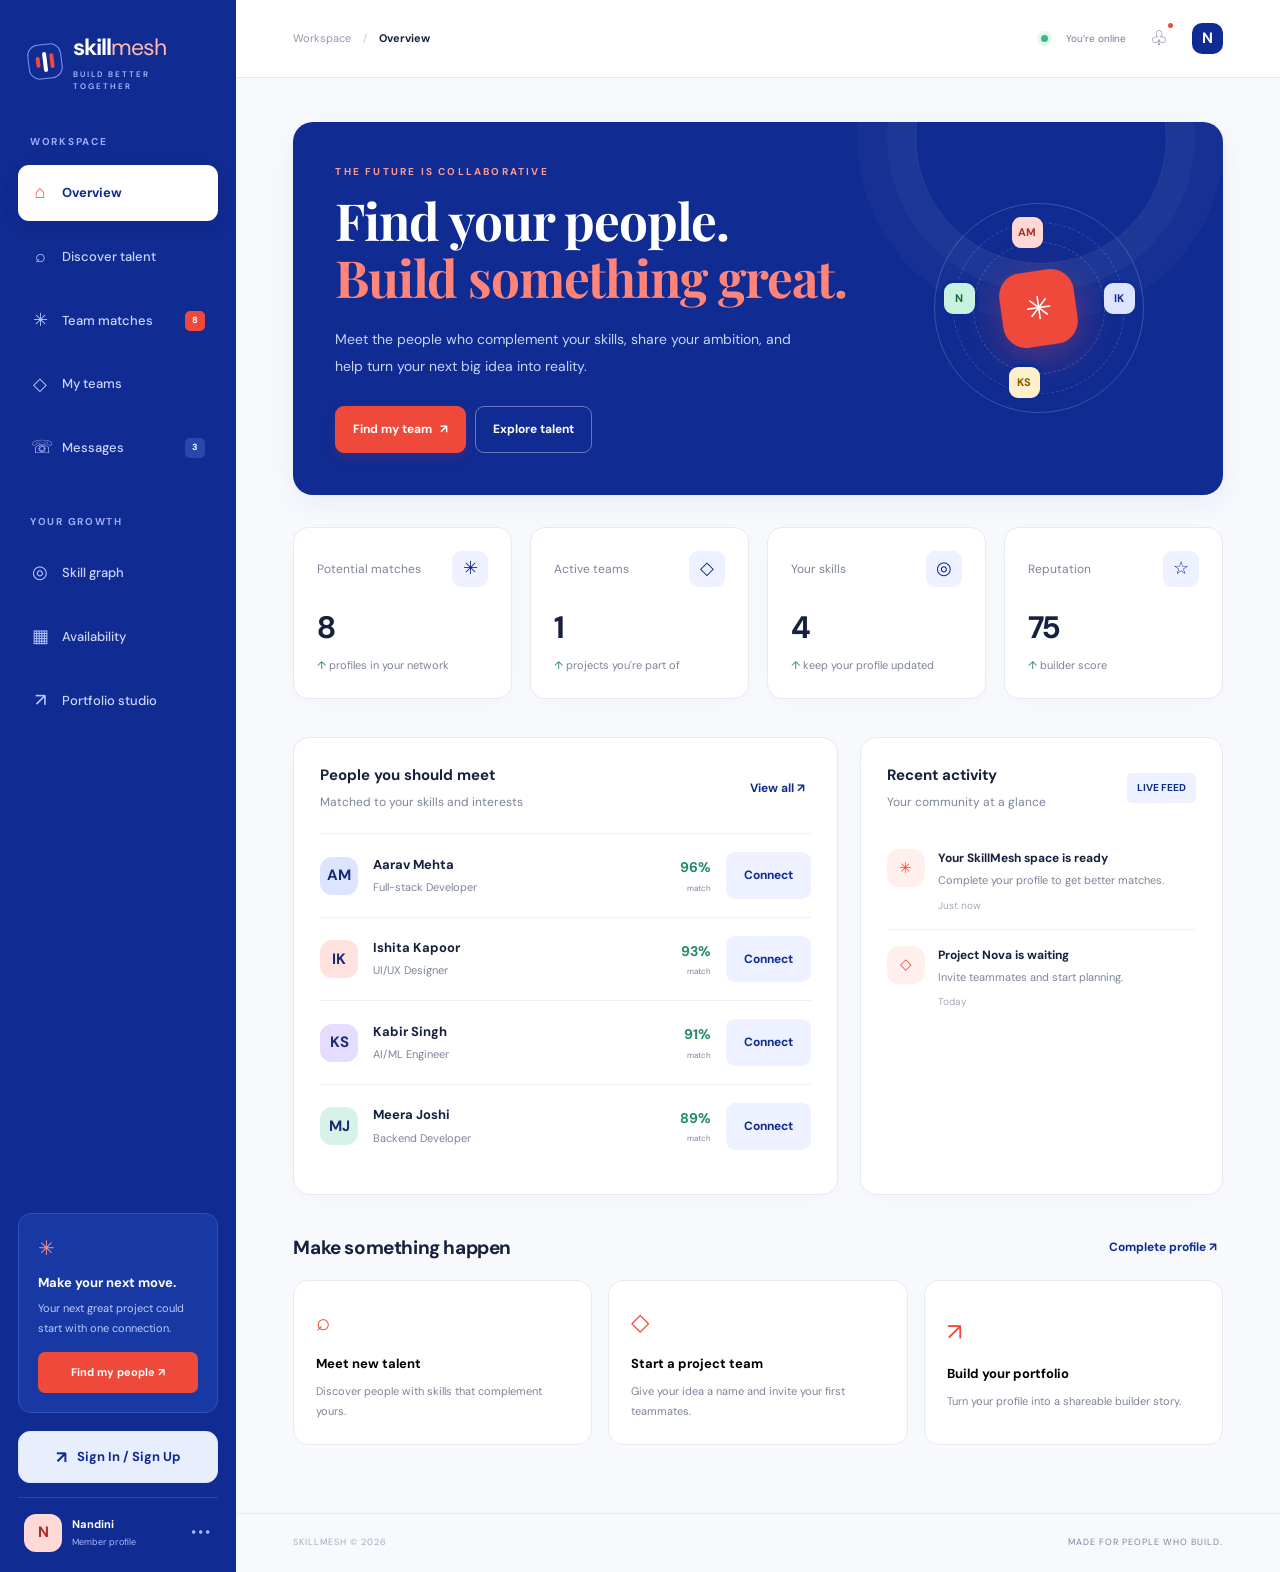
<file: index.html>
<!DOCTYPE html>
<html lang="en">
<head>
  <meta charset="UTF-8">
  <meta name="viewport" content="width=device-width, initial-scale=1.0">
  <meta name="theme-color" content="#102b91">
  <title>SkillMesh — Find Your People</title>
  <link rel="preconnect" href="https://fonts.googleapis.com">
  <link rel="preconnect" href="https://fonts.gstatic.com" crossorigin>
  <link href="https://fonts.googleapis.com/css2?family=DM+Sans:wght@400;500;600;700&family=Playfair+Display:wght@600;700;800&display=swap" rel="stylesheet">
  <link rel="stylesheet" href="style.css">
</head>
<body>
  <div class="app-shell">
    <aside class="sidebar" id="sidebar">
      <a class="brand" href="#" data-page="dashboard">
        <span class="brand-mark"><i></i><i></i><i></i></span>
        <span>skill<span class="brand-light">mesh</span><small>BUILD BETTER TOGETHER</small></span>
      </a>
      <div class="workspace-label">WORKSPACE</div>
      <nav class="nav-list">
        <button class="nav-item active" data-page="dashboard"><span>⌂</span> Overview</button>
        <button class="nav-item" data-page="discover"><span>⌕</span> Discover talent</button>
        <button class="nav-item" data-page="matches"><span>✳</span> Team matches <b class="nav-count" id="matchCount">4</b></button>
        <button class="nav-item" data-page="teams"><span>◇</span> My teams</button>
        <button class="nav-item" data-page="messages"><span>☏</span> Messages <b class="nav-count muted-count" id="messageCount">2</b></button>
      </nav>
      <div class="workspace-label space-top">YOUR GROWTH</div>
      <nav class="nav-list">
        <button class="nav-item" data-page="skills"><span>◎</span> Skill graph</button>
        <button class="nav-item" data-page="calendar"><span>▦</span> Availability</button>
        <button class="nav-item" data-page="portfolio"><span>↗</span> Portfolio studio</button>
      </nav>
      <div class="sidebar-bottom">
        <div class="help-card"><span class="help-spark">✳</span><strong>Make your next move.</strong><p>Your next great project could start with one connection.</p><button data-page="matches">Find my people ↗</button></div>
        <a href="auth/index.html" class="auth-nav-link"><span>↗</span><span>Sign In / Sign Up</span></a>
        <button class="profile-mini" data-page="profile"><span class="avatar avatar-you">N</span><span><strong id="sideName">Nandini</strong><small>Member profile</small></span><span class="dots">•••</span></button>
      </div>
    </aside>

    <main class="main-area">
      <header class="topbar">
        <button class="mobile-menu" id="mobileMenu" aria-label="Open menu">☰</button>
        <div class="crumb">Workspace <span>/</span> <strong id="pageCrumb">Overview</strong></div>
        <div class="top-actions"><span class="live-dot"></span><span class="online-label">You’re online</span><button class="icon-button" id="notificationBtn" title="Notifications">♧<i></i></button><button class="top-avatar" data-page="profile">N</button></div>
      </header>
      <div id="pageContent" class="page-content"></div>
      <footer>SKILLMESH © 2026 <span>MADE FOR PEOPLE WHO BUILD.</span></footer>
    </main>
  </div>
  <div class="toast" id="toast" role="status"></div>
  <div class="modal-backdrop" id="modalBackdrop"><section class="modal" id="modal" role="dialog" aria-modal="true"></section></div>
  <!-- JavaScript modules are loaded in dependency order. -->
  <script src="js/data/seed.js"></script>
  <script src="js/utils/storage.js"></script>
  <script src="js/state.js"></script>
  <script src="js/utils/helpers.js"></script>
  <script src="js/pages/shared.js"></script>
  <script src="js/pages/dashboard.js"></script>
  <script src="js/pages/discover.js"></script>
  <script src="js/pages/matches.js"></script>
  <script src="js/pages/teams.js"></script>
  <script src="js/pages/messages.js"></script>
  <script src="js/pages/skills.js"></script>
  <script src="js/pages/calendar.js"></script>
  <script src="js/pages/portfolio.js"></script>
  <script src="js/pages/profile.js"></script>
  <script src="js/controllers/navigation.js"></script>
  <script src="js/controllers/actions.js"></script>
  <script src="js/app.js"></script>
</body>
</html>
</file>
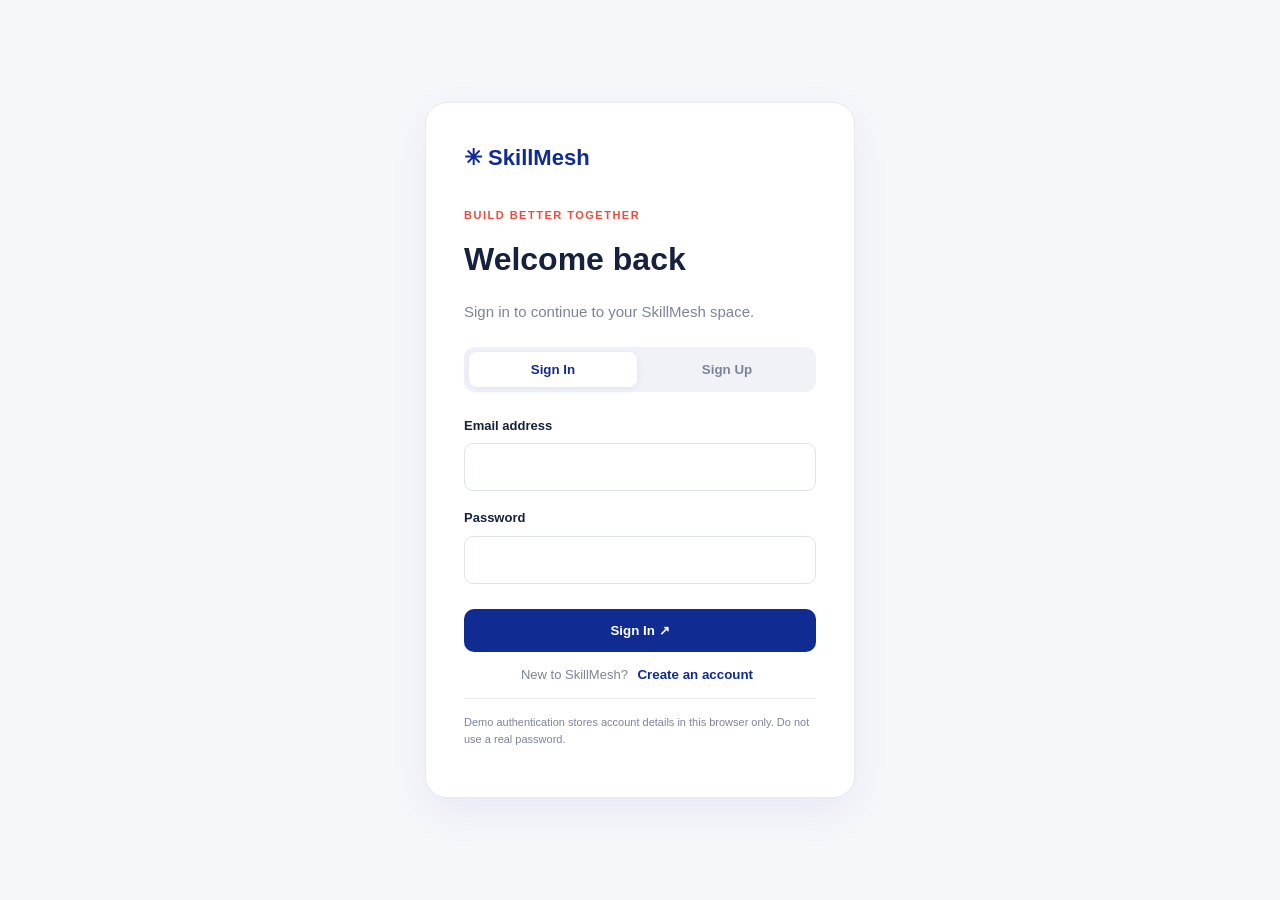
<file: auth/index.html>
<!DOCTYPE html>
<html lang="en">
<head>
<meta charset="UTF-8"><meta name="viewport" content="width=device-width, initial-scale=1.0">
<title>SkillMesh | Sign In</title><link rel="stylesheet" href="auth.css">
</head>
<body><main class="card"><a class="brand" href="../index.html">✳ SkillMesh</a><p class="eyebrow">BUILD BETTER TOGETHER</p><h1 id="title">Welcome back</h1><p id="subtitle">Sign in to continue to your SkillMesh space.</p>
<div class="tabs"><button id="signinTab" class="active" type="button">Sign In</button><button id="signupTab" type="button">Sign Up</button></div>
<p id="message" role="status"></p><form id="authForm"><label id="nameLabel" hidden>Full name<input id="name" autocomplete="name"></label><label>Email address<input id="email" type="email" required autocomplete="email"></label><label>Password<input id="password" type="password" required minlength="6" autocomplete="current-password"></label><label id="confirmLabel" hidden>Confirm password<input id="confirm" type="password" minlength="6" autocomplete="new-password"></label><button class="submit" id="submit" type="submit">Sign In ↗</button></form>
<p class="switch">New to SkillMesh? <button id="switch" type="button">Create an account</button></p><p class="note">Demo authentication stores account details in this browser only. Do not use a real password.</p></main><script src="auth.js"></script></body></html>
</file>
<file: style.css>
:root{--blue:#102b91;--blue2:#183aa8;--blue3:#e9eeff;--red:#ef493c;--white:#fff;--ink:#17213d;--muted:#7c849a;--line:#e8eaf1;--soft:#f6f7fb;--green:#248a65;--shadow:0 14px 40px rgba(16,43,145,.08)}
*{box-sizing:border-box}body{margin:0;background:#f7f8fc;color:var(--ink);font-family:"DM Sans",sans-serif;font-size:14px}button,input,select,textarea{font:inherit}button{cursor:pointer}button:focus-visible,input:focus-visible,select:focus-visible,textarea:focus-visible{outline:3px solid #9eafff;outline-offset:2px}.app-shell{min-height:100vh;display:flex}.sidebar{width:252px;background:var(--blue);color:#fff;min-height:100vh;padding:28px 17px 16px;display:flex;flex-direction:column;flex-shrink:0}.brand{display:flex;align-items:center;gap:11px;text-decoration:none;color:#fff;font-size:22px;font-weight:700;letter-spacing:-1px;padding:0 10px 36px}.brand-light{font-weight:400;color:#ffb7b0}.brand small{display:block;font-size:8px;letter-spacing:2px;color:#aabaff;margin-top:2px;font-weight:600}.brand-mark{width:35px;height:35px;border:1px solid #8196ee;border-radius:11px;display:flex;align-items:center;justify-content:center;gap:3px;transform:rotate(-7deg)}.brand-mark i{display:block;width:4px;border-radius:3px;background:var(--red)}.brand-mark i:nth-child(1){height:11px}.brand-mark i:nth-child(2){height:20px;background:white}.brand-mark i:nth-child(3){height:15px}.workspace-label{font-size:9px;letter-spacing:1.7px;color:#9cacfa;font-weight:700;padding:0 12px 12px}.nav-list{display:grid;gap:5px}.nav-item{display:flex;align-items:center;gap:12px;border:0;background:transparent;color:#cbd4ff;padding:12px;border-radius:9px;text-align:left;font-size:12px;font-weight:500;transition:.2s}.nav-item>span{width:18px;font-size:18px;text-align:center;color:#b9c7ff}.nav-item:hover{background:#ffffff13;color:#fff}.nav-item.active{background:#fff;color:var(--blue);font-weight:700;box-shadow:0 6px 15px #00145d26}.nav-item.active>span{color:var(--red)}.nav-count{margin-left:auto;background:var(--red);color:white;border-radius:5px;padding:3px 7px;font-size:9px}.muted-count{background:#2947ae}.space-top{margin-top:31px}.sidebar-bottom{margin-top:auto}.help-card{background:#1839a3;border:1px solid #3151b8;border-radius:13px;padding:16px;margin:26px 0 16px}.help-spark{color:#ff8d83;font-size:20px}.help-card strong{display:block;margin:9px 0 6px;font-size:12px}.help-card p{font-size:10px;line-height:1.6;color:#bdc9ff;margin:0 0 13px}.help-card button{border:0;border-radius:7px;background:var(--red);color:white;padding:10px;width:100%;font-size:10px;font-weight:700}.profile-mini{border:0;border-top:1px solid #ffffff22;background:none;width:100%;display:flex;align-items:center;gap:10px;padding:16px 6px 0;color:#fff;text-align:left}.profile-mini strong,.profile-mini small{display:block}.profile-mini strong{font-size:11px}.profile-mini small{font-size:9px;color:#aabaff;margin-top:3px}.dots{margin-left:auto;color:#aabaff;letter-spacing:2px}.avatar{display:inline-flex;align-items:center;justify-content:center;width:38px;height:38px;border-radius:12px;background:#e8eaff;color:var(--blue);font-weight:700;flex-shrink:0}.avatar-you{background:#ffd9d5;color:#a72c25}.main-area{min-width:0;flex:1;display:flex;flex-direction:column}.topbar{height:72px;background:#fff;border-bottom:1px solid var(--line);display:flex;align-items:center;justify-content:space-between;padding:0 4.5%;position:sticky;top:0;z-index:10}.crumb{font-size:11px;color:#9399aa}.crumb span{padding:0 9px;color:#c7cad4}.crumb strong{color:var(--ink);font-weight:700}.top-actions{display:flex;align-items:center;gap:18px}.live-dot{width:7px;height:7px;border-radius:50%;background:#39b784;box-shadow:0 0 0 4px #e4f8ef}.online-label{font-size:10px;color:#747d91}.icon-button,.top-avatar,.mobile-menu{border:0;background:transparent}.icon-button{font-size:20px;color:#6d7691;position:relative}.icon-button i{position:absolute;right:1px;top:1px;width:5px;height:5px;background:var(--red);border-radius:50%}.top-avatar{width:31px;height:31px;border-radius:10px;background:var(--blue);color:white;font-weight:700}.mobile-menu{display:none}.page-content{width:min(1180px,100%);padding:34px 4.5% 55px;margin:0 auto;flex:1}.page-heading{display:flex;align-items:flex-end;justify-content:space-between;gap:20px;margin-bottom:26px}.eyebrow{color:var(--red);font-size:9px;font-weight:700;letter-spacing:2px;text-transform:uppercase;margin-bottom:9px}.page-heading h1,.hero h1{font-family:"Playfair Display",serif;letter-spacing:-1.1px;font-weight:700;margin:0}.page-heading h1{font-size:32px}.page-heading p{margin:9px 0 0;color:var(--muted);font-size:12px}.btn{border:1px solid transparent;padding:11px 15px;border-radius:8px;font-weight:700;font-size:11px;display:inline-flex;align-items:center;justify-content:center;gap:8px;transition:.2s}.btn-primary{background:var(--red);color:white;box-shadow:0 5px 12px #ef493c21}.btn-primary:hover{background:#d93b30;transform:translateY(-1px)}.btn-blue{background:var(--blue);color:#fff}.btn-outline{background:#fff;border-color:#dfe3ee;color:var(--blue)}.btn-soft{background:#eef1ff;color:var(--blue)}.hero{background:var(--blue);color:white;border-radius:18px;padding:32px 35px;display:grid;grid-template-columns:1.45fr .8fr;gap:20px;position:relative;overflow:hidden;box-shadow:var(--shadow);margin-bottom:22px}.hero:after{content:"";position:absolute;width:250px;height:250px;border:1px solid #ffffff1b;border-radius:50%;right:6%;top:-110px;box-shadow:0 0 0 28px #ffffff08,0 0 0 58px #ffffff06}.hero .eyebrow{color:#ff9a91}.hero h1{font-size:clamp(30px,4vw,47px);line-height:1.08;max-width:540px;position:relative;z-index:1}.hero h1 em{font-style:normal;color:#ff847a}.hero p{color:#c8d2ff;font-size:12px;line-height:1.8;max-width:440px;margin:15px 0 22px}.hero-buttons{display:flex;gap:9px;flex-wrap:wrap}.hero .btn-outline{background:transparent;color:#fff;border-color:#ffffff5c}.hero-art{display:flex;align-items:center;justify-content:center;position:relative;min-height:190px;z-index:1}.orbit{width:190px;height:190px;border:1px solid #ffffff30;border-radius:50%;position:relative;display:flex;align-items:center;justify-content:center}.orbit:before,.orbit:after{content:"";position:absolute;border:1px dashed #ffffff2b;border-radius:50%;inset:18px}.orbit:after{inset:38px}.orbit-core{background:var(--red);width:75px;height:75px;border-radius:23px;display:flex;align-items:center;justify-content:center;font-size:32px;box-shadow:0 10px 40px #f24c4c55;transform:rotate(-8deg)}.orbit-person{position:absolute;width:37px;height:37px;border:3px solid var(--blue);border-radius:12px;display:grid;place-items:center;font-size:11px;font-weight:700}.orbit-person.p1{top:10px;left:74px;background:#ffd8d3;color:#a72c25}.orbit-person.p2{right:5px;top:76px;background:#dce4ff;color:var(--blue)}.orbit-person.p3{bottom:11px;left:71px;background:#fff0c9;color:#7e5700}.orbit-person.p4{left:6px;top:76px;background:#c8f1df;color:#126748}.stats-grid{display:grid;grid-template-columns:repeat(4,1fr);gap:13px;margin-bottom:25px}.stat-card,.panel,.person-card,.team-card{background:white;border:1px solid var(--line);border-radius:13px;box-shadow:0 5px 20px #192b5805}.stat-card{padding:17px}.stat-top{display:flex;align-items:center;justify-content:space-between;color:var(--muted);font-size:10px}.stat-icon{display:grid;place-items:center;width:30px;height:30px;background:#eef1ff;color:var(--blue);border-radius:9px;font-size:16px}.stat-value{font-size:27px;font-weight:700;letter-spacing:-1px;margin:12px 0 3px}.stat-note{font-size:9px;color:var(--green)}.stat-note span{color:var(--muted)}.section-row{display:flex;justify-content:space-between;align-items:center;margin:25px 0 13px}.section-row h2{font-size:15px;margin:0;letter-spacing:-.3px}.text-link{border:0;background:transparent;color:var(--blue);font-weight:700;font-size:10px}.dashboard-grid{display:grid;grid-template-columns:1.35fr .9fr;gap:16px}.panel{padding:20px}.panel-head{display:flex;justify-content:space-between;align-items:center;margin-bottom:16px}.panel-head h3{font-size:13px;margin:0}.panel-head p{font-size:10px;color:var(--muted);margin:5px 0 0}.tiny-pill{font-size:9px;background:#eef1ff;color:var(--blue);border-radius:5px;padding:5px 8px;font-weight:700}.match-row{display:flex;align-items:center;gap:11px;padding:13px 0;border-top:1px solid #f0f1f6}.match-row:first-of-type{border-top:0}.person-meta{min-width:0;flex:1}.person-meta strong{display:block;font-size:11px}.person-meta small{display:block;color:var(--muted);font-size:9px;margin-top:4px}.match-score{font-weight:700;font-size:12px;color:var(--green)}.match-score small{display:block;color:var(--muted);font-size:8px;font-weight:400;text-align:right;margin-top:3px}.activity-item{display:flex;gap:10px;padding:12px 0;border-bottom:1px solid #f0f1f6}.activity-item:last-child{border-bottom:0}.activity-icon{width:31px;height:31px;border-radius:10px;background:#fff0ee;color:var(--red);display:grid;place-items:center;flex-shrink:0}.activity-item strong{font-size:10px;display:block}.activity-item p{font-size:9px;color:var(--muted);line-height:1.5;margin:4px 0 0}.activity-item time{font-size:8px;color:#a4a9b8;display:block;margin-top:5px}.quick-actions{display:grid;grid-template-columns:repeat(3,1fr);gap:12px}.quick-card{padding:17px;border:1px solid var(--line);border-radius:12px;background:#fff;text-align:left;transition:.2s}.quick-card:hover{border-color:#b7c4ff;transform:translateY(-2px)}.quick-card .quick-icon{font-size:21px;color:var(--red)}.quick-card strong{display:block;font-size:11px;margin:11px 0 5px}.quick-card p{font-size:9px;line-height:1.5;color:var(--muted);margin:0}.toolbar{display:flex;gap:10px;margin-bottom:18px;flex-wrap:wrap}.search-box{flex:1;min-width:200px;position:relative}.search-box span{position:absolute;left:13px;top:11px;color:#8e96ad}.field,.search-box input,.toolbar select{width:100%;border:1px solid #e2e5ef;background:#fff;border-radius:8px;padding:11px 12px;color:var(--ink);font-size:11px}.search-box input{padding-left:35px}.toolbar select{width:auto;min-width:145px}.people-grid{display:grid;grid-template-columns:repeat(3,minmax(0,1fr));gap:14px}.person-card{padding:18px;transition:.2s}.person-card:hover{transform:translateY(-3px);box-shadow:var(--shadow)}.person-top{display:flex;align-items:center;gap:11px}.person-card h3{font-size:12px;margin:0 0 4px}.person-card .role{font-size:9px;color:var(--muted)}.person-card .bio{font-size:10px;color:#687188;line-height:1.7;min-height:50px;margin:15px 0}.skill-tags{display:flex;flex-wrap:wrap;gap:5px;margin-bottom:14px}.tag{background:#f0f2ff;color:#3a4b9b;padding:5px 7px;border-radius:5px;font-size:8px;font-weight:600}.tag.red{background:#fff0ee;color:#bd3e34}.card-foot{display:flex;align-items:center;justify-content:space-between;border-top:1px solid #f0f1f6;padding-top:13px}.online-status{font-size:9px;color:var(--green)}.card-foot .btn{padding:8px 10px;font-size:9px}.empty-state{padding:35px;text-align:center;color:var(--muted);background:white;border:1px dashed #d9deeb;border-radius:12px;grid-column:1/-1}.empty-state strong{display:block;color:var(--ink);margin:8px}.match-layout{display:grid;grid-template-columns:1.1fr .9fr;gap:16px}.match-hero{background:linear-gradient(135deg,#102b91,#2549b8);color:white;padding:23px;border-radius:13px;margin-bottom:15px}.match-hero h2{font-family:"Playfair Display",serif;font-size:25px;margin:8px 0}.match-hero p{color:#d1d9ff;font-size:11px;line-height:1.7}.form-grid{display:grid;grid-template-columns:1fr 1fr;gap:14px}.form-field label{display:block;font-size:10px;font-weight:700;margin-bottom:7px}.form-field input,.form-field select,.form-field textarea{width:100%;border:1px solid #e2e5ef;background:#fff;border-radius:8px;padding:11px;font-size:11px}.form-field textarea{min-height:85px;resize:vertical}.form-field.full{grid-column:1/-1}.check-options{display:flex;gap:7px;flex-wrap:wrap}.check-option{border:1px solid #e1e5f0;border-radius:7px;padding:8px 10px;font-size:10px;cursor:pointer}.check-option input{accent-color:var(--blue);margin-right:5px}.team-card{padding:18px}.team-card-head{display:flex;align-items:flex-start;justify-content:space-between;gap:10px}.team-card h3{margin:0;font-size:13px}.team-card p{font-size:10px;color:var(--muted);line-height:1.6}.team-members{display:flex;margin:15px 0}.team-members .avatar{margin-right:-7px;border:2px solid #fff;width:31px;height:31px;font-size:10px}.team-bottom{display:flex;justify-content:space-between;align-items:center;border-top:1px solid #f0f1f6;padding-top:12px;font-size:10px}.chat-layout{display:grid;grid-template-columns:260px 1fr;min-height:470px;border:1px solid var(--line);border-radius:13px;background:#fff;overflow:hidden}.chat-list{border-right:1px solid var(--line);padding:14px}.chat-list h3{font-size:12px;margin:8px 5px 14px}.chat-person{display:flex;align-items:center;gap:9px;width:100%;border:0;background:#fff;padding:11px 8px;border-radius:9px;text-align:left}.chat-person.selected,.chat-person:hover{background:#f0f2ff}.chat-person strong{display:block;font-size:10px}.chat-person small{display:block;color:var(--muted);font-size:9px;margin-top:4px}.chat-window{display:flex;flex-direction:column;min-width:0}.chat-header{padding:15px 18px;border-bottom:1px solid var(--line);display:flex;align-items:center;gap:10px}.chat-header strong{font-size:11px}.chat-header small{display:block;color:var(--green);font-size:9px;margin-top:3px}.chat-messages{padding:20px;flex:1;display:flex;flex-direction:column;gap:12px;min-height:270px;max-height:400px;overflow:auto;background:#fbfcff}.message{max-width:78%;align-self:flex-start}.message.mine{align-self:flex-end}.message p{padding:10px 12px;margin:0;border-radius:10px 10px 10px 2px;background:#eef1ff;font-size:10px;line-height:1.6}.message.mine p{background:var(--blue);color:white;border-radius:10px 10px 2px 10px}.message time{font-size:8px;color:#9da4b6;display:block;margin-top:5px}.message.mine time{text-align:right}.chat-compose{display:flex;gap:8px;padding:13px;border-top:1px solid var(--line)}.chat-compose input{flex:1;min-width:0;border:1px solid #e1e5ef;border-radius:8px;padding:11px;font-size:10px}.skill-layout{display:grid;grid-template-columns:1fr 1fr;gap:16px}.skill-row{margin:18px 0}.skill-row-head{display:flex;justify-content:space-between;font-size:10px;margin-bottom:8px}.skill-row-head span:last-child{color:var(--muted)}.progress{height:7px;background:#edf0f7;border-radius:10px;overflow:hidden}.progress span{height:100%;display:block;background:var(--blue);border-radius:10px}.progress.red span{background:var(--red)}.skill-orbit{min-height:285px;display:grid;place-items:center;position:relative}.skill-circle{width:170px;height:170px;border-radius:50%;border:1px solid #d9dff8;display:grid;place-items:center;position:relative;background:radial-gradient(circle,#f3f5ff 0 32%,transparent 33%)}.skill-circle:before,.skill-circle:after{content:"";position:absolute;border:1px dashed #d1d8f2;border-radius:50%;inset:18px}.skill-circle:after{inset:42px}.skill-center{background:var(--blue);color:white;width:58px;height:58px;border-radius:18px;display:grid;place-items:center;font-weight:700;z-index:1}.skill-node{position:absolute;background:#fff;border:1px solid #e0e4f4;padding:8px 10px;border-radius:8px;font-size:9px;font-weight:700;box-shadow:0 4px 15px #172d6a0b}.skill-node.n1{top:8px;left:55px}.skill-node.n2{right:-35px;top:95px}.skill-node.n3{bottom:9px;left:53px}.skill-node.n4{left:-45px;top:98px}.calendar-grid{display:grid;grid-template-columns:repeat(7,1fr);gap:5px}.cal-day-name{text-align:center;font-size:9px;color:var(--muted);padding:9px 0}.cal-day{min-height:67px;background:#fff;border:1px solid #edf0f6;border-radius:8px;padding:8px;font-size:10px;position:relative}.cal-day.dim{color:#c1c5d0;background:#fafbfe}.cal-day.today{border-color:var(--blue);background:#f2f4ff}.cal-day .event-dot{width:5px;height:5px;border-radius:50%;background:var(--red);display:inline-block;margin-top:8px}.availability-list{display:flex;gap:7px;flex-wrap:wrap}.availability-chip{border:1px solid #e2e5ef;background:#fff;border-radius:8px;padding:10px 12px;font-size:10px}.availability-chip.active{background:#eef1ff;color:var(--blue);border-color:#bac6ff}.portfolio-preview{background:var(--blue);color:white;border-radius:15px;padding:28px;min-height:290px;position:relative;overflow:hidden}.portfolio-preview:after{content:"SM";font-family:"Playfair Display",serif;font-size:180px;font-weight:800;color:#ffffff08;position:absolute;right:-5px;bottom:-55px}.portfolio-preview .eyebrow{color:#ff9a91}.portfolio-preview h2{font-family:"Playfair Display",serif;font-size:32px;margin:12px 0}.portfolio-preview p{color:#d1d9ff;font-size:11px;line-height:1.8;max-width:440px}.portfolio-preview .skill-tags{margin-top:22px}.portfolio-preview .tag{background:#ffffff18;color:#fff}.profile-layout{display:grid;grid-template-columns:.7fr 1.3fr;gap:16px}.profile-banner{background:var(--blue);border-radius:13px;padding:25px;color:#fff}.profile-banner .avatar{width:66px;height:66px;border-radius:20px;font-size:24px;margin-bottom:16px}.profile-banner h2{font-family:"Playfair Display",serif;margin:0;font-size:24px}.profile-banner p{color:#cbd5ff;font-size:10px;line-height:1.7}.profile-banner .tag{background:#ffffff18;color:white}.modal-backdrop{display:none;position:fixed;inset:0;background:#101a3a7a;z-index:30;align-items:center;justify-content:center;padding:20px}.modal-backdrop.open{display:flex}.modal{background:#fff;border-radius:15px;padding:24px;width:min(500px,100%);max-height:90vh;overflow:auto;box-shadow:0 25px 80px #06154d35}.modal h2{font-family:"Playfair Display",serif;margin:0 0 7px;font-size:24px}.modal p{color:var(--muted);font-size:11px;line-height:1.6}.modal-actions{display:flex;justify-content:flex-end;gap:8px;margin-top:20px}.modal-close{float:right;border:0;background:#f1f3fa;border-radius:7px;width:29px;height:29px}.toast{position:fixed;bottom:24px;right:24px;background:#14285f;color:#fff;padding:13px 17px;border-radius:9px;font-size:11px;box-shadow:var(--shadow);opacity:0;transform:translateY(10px);transition:.25s;pointer-events:none;z-index:50}.toast.show{opacity:1;transform:translateY(0)}footer{padding:18px 4.5%;border-top:1px solid var(--line);font-size:8px;letter-spacing:1px;color:#a3a9b8;display:flex;justify-content:space-between}footer span{color:#7d859b}
@media(max-width:1050px){.sidebar{width:220px}.people-grid{grid-template-columns:repeat(2,minmax(0,1fr))}.stats-grid{grid-template-columns:repeat(2,1fr)}.hero{grid-template-columns:1fr .6fr}.hero-art{transform:scale(.85)}}
@media(max-width:780px){.sidebar{position:fixed;z-index:20;left:-270px;top:0;bottom:0;width:252px;transition:left .25s;box-shadow:10px 0 30px #00114d24}.sidebar.open{left:0}.mobile-menu{display:block;font-size:19px;color:var(--blue);margin-right:12px}.topbar{justify-content:flex-start;padding:0 18px}.top-actions{margin-left:auto;gap:11px}.online-label{display:none}.page-content{padding:25px 18px 40px}.hero{grid-template-columns:1fr;padding:25px}.hero-art{display:none}.page-heading{align-items:flex-start;flex-direction:column}.page-heading h1{font-size:29px}.dashboard-grid,.match-layout,.skill-layout,.profile-layout{grid-template-columns:1fr}.quick-actions{grid-template-columns:1fr}.chat-layout{grid-template-columns:1fr}.chat-list{border-right:0;border-bottom:1px solid var(--line);display:flex;overflow:auto}.chat-list h3{display:none}.chat-person{min-width:145px}.chat-person .avatar{width:29px;height:29px}.calendar-grid{gap:3px}.cal-day{min-height:49px;padding:5px}.cal-day-name{font-size:8px}.form-grid{grid-template-columns:1fr}.form-field.full{grid-column:auto}footer{padding:15px 18px}}
@media(max-width:480px){.people-grid{grid-template-columns:1fr}.stats-grid{gap:8px}.stat-card{padding:12px}.stat-value{font-size:23px}.hero h1{font-size:32px}.page-heading h1{font-size:27px}.top-actions{gap:8px}.crumb{font-size:10px}.cal-day{min-height:39px;font-size:9px}.cal-day .event-dot{margin-top:3px}}

/* Spacious, calmer layout pass */
:root{--shadow:0 10px 30px rgba(16,43,145,.055)}
body{font-size:15px;background:#f8f9fd;line-height:1.55}
.sidebar{width:236px;padding:30px 18px 20px}
.brand{padding-bottom:42px;font-size:23px}
.nav-list{gap:8px}
.nav-item{padding:14px 13px;font-size:13px;border-radius:11px;gap:13px}
.workspace-label{padding-bottom:15px;font-size:10px}
.space-top{margin-top:38px}
.help-card{padding:19px;margin:34px 0 18px}
.help-card strong{font-size:13px}
.help-card p{font-size:11px;line-height:1.8}
.help-card button{padding:12px;font-size:11px}
.topbar{height:78px;padding:0 5.5%}
.page-content{width:min(1240px,100%);padding:44px 5.5% 68px}
.page-heading{margin-bottom:34px;gap:26px}
.page-heading h1{font-size:36px;line-height:1.2}
.page-heading p{font-size:14px;line-height:1.75;max-width:640px}
.eyebrow{font-size:10px;letter-spacing:2.2px;margin-bottom:12px}
.btn{padding:13px 17px;font-size:12px;border-radius:9px}
.hero{padding:42px 42px;grid-template-columns:minmax(0,1.3fr) minmax(230px,.7fr);gap:34px;border-radius:20px;margin-bottom:32px}
.hero h1{font-size:clamp(36px,4vw,52px);line-height:1.12;max-width:570px}
.hero p{font-size:14px;line-height:1.9;margin:20px 0 27px;max-width:470px}
.hero-art{min-height:220px}
.orbit{width:210px;height:210px}
.stats-grid{gap:18px;margin-bottom:38px}
.stat-card{padding:23px;border-radius:15px}
.stat-top{font-size:12px;gap:12px}
.stat-icon{width:36px;height:36px;font-size:18px}
.stat-value{font-size:31px;margin:17px 0 5px}
.stat-note{font-size:11px;line-height:1.6}
.section-row{margin:38px 0 18px}
.section-row h2{font-size:19px;letter-spacing:-.4px}
.text-link{font-size:12px}
.dashboard-grid{gap:22px}
.panel{padding:26px;border-radius:16px}
.panel-head{margin-bottom:21px;gap:14px}
.panel-head h3{font-size:15px}
.panel-head p{font-size:12px;line-height:1.7}
.tiny-pill{font-size:10px;padding:7px 10px}
.match-row{gap:15px;padding:18px 0}
.person-meta strong{font-size:13px}
.person-meta small{font-size:11px;line-height:1.6}
.match-score{font-size:14px}
.activity-item{gap:13px;padding:16px 0}
.activity-icon{width:38px;height:38px;border-radius:12px}
.activity-item strong{font-size:12px;line-height:1.5}
.activity-item p{font-size:11px;line-height:1.75}
.activity-item time{font-size:10px;margin-top:7px}
.quick-actions{gap:16px}
.quick-card{padding:22px;border-radius:15px}
.quick-card .quick-icon{font-size:24px}
.quick-card strong{font-size:13px;margin:14px 0 8px}
.quick-card p{font-size:11px;line-height:1.8}
.toolbar{gap:13px;margin-bottom:26px}
.field,.search-box input,.toolbar select{padding:13px 14px;font-size:13px;border-radius:10px}
.person-card,.team-card{border-radius:16px}
footer{padding:22px 5.5%;font-size:9px}
@media(max-width:1050px){.sidebar{width:220px}.hero{padding:32px;gap:20px}.page-content{padding-left:4%;padding-right:4%}}
@media(max-width:780px){.sidebar{width:260px}.topbar{height:68px;padding:0 18px}.page-content{padding:30px 20px 48px}.hero{padding:29px;gap:14px}.page-heading{margin-bottom:28px}.page-heading h1{font-size:32px}.stats-grid{gap:12px;margin-bottom:30px}.stat-card{padding:17px}.panel{padding:21px}.section-row{margin:30px 0 15px}.quick-actions{grid-template-columns:1fr;gap:12px}.quick-card{padding:19px}footer{padding:18px 20px}}
@media(max-width:480px){.page-content{padding:25px 16px 38px}.hero{padding:23px;border-radius:16px}.hero h1{font-size:34px}.hero p{font-size:13px;line-height:1.8}.stats-grid{grid-template-columns:1fr 1fr;gap:10px}.stat-card{padding:14px}.stat-value{font-size:25px}.stat-top{font-size:10px}.page-heading h1{font-size:29px}.panel{padding:17px}.section-row h2{font-size:17px}}


/* Sign In / Sign Up link in the SkillMesh sidebar */
.auth-nav-link {
  display: flex; align-items: center; justify-content: center; gap: 10px;
  width: 100%; padding: 12px 14px; margin: 0 0 14px;
  border: 1px solid #dce3ff; border-radius: 12px; background: #e9eeff;
  color: #102b91; font-size: 13px; font-weight: 700; text-decoration: none;
  transition: background .2s ease, color .2s ease;
}
.auth-nav-link:hover { background: #102b91; color: #fff; }
.auth-nav-link span:first-child { font-size: 17px; }
</file>
<file: auth/auth.css>
*{box-sizing:border-box}body{margin:0;min-height:100vh;display:grid;place-items:center;padding:20px;background:#f6f7fb;color:#17213d;font:15px/1.55 "DM Sans",Arial,sans-serif}.card{width:min(100%,430px);padding:38px;background:#fff;border:1px solid #e8eaf1;border-radius:22px;box-shadow:0 14px 40px #102b9110}.brand{display:block;margin-bottom:32px;color:#102b91;font-size:22px;font-weight:800;text-decoration:none}.eyebrow{color:#ef493c;font-size:11px;font-weight:800;letter-spacing:1.5px}h1{margin:8px 0;font-size:32px}p{color:#7c849a}.tabs{display:grid;grid-template-columns:1fr 1fr;gap:6px;padding:5px;margin:24px 0;background:#f0f2f8;border-radius:10px}.tabs button{padding:10px;border:0;border-radius:8px;background:transparent;color:#7c849a;font-weight:700}.tabs button.active{background:#fff;color:#102b91;box-shadow:0 2px 8px #102b9110}label{display:grid;gap:7px;margin:17px 0;font-size:13px;font-weight:700}label[hidden]{display:none}input{width:100%;padding:13px;border:1px solid #dfe3ed;border-radius:9px;font:inherit;outline:none}input:focus{border-color:#102b91;box-shadow:0 0 0 3px #102b9115}.submit{width:100%;margin-top:8px;padding:14px;border:0;border-radius:10px;background:#102b91;color:#fff;font-weight:800;cursor:pointer}.switch{text-align:center;font-size:13px}.switch button{border:0;background:none;color:#102b91;font-weight:800;cursor:pointer}.note{padding-top:15px;border-top:1px solid #e8eaf1;font-size:11px}#message{font-size:13px}
</file>
